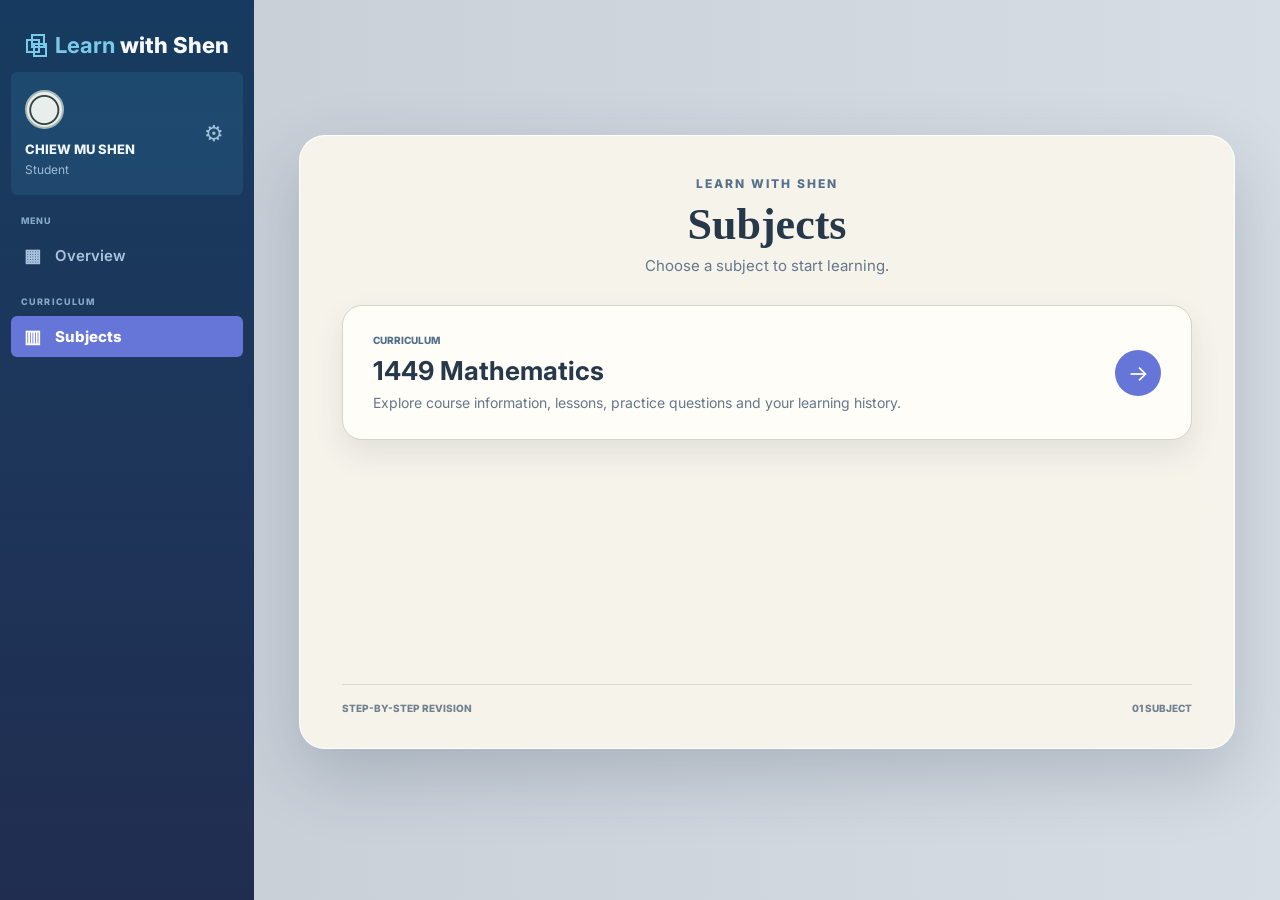
<file: subjects.html>
<!doctype html><html lang="en"><head><meta charset="utf-8"><meta name="viewport" content="width=device-width,initial-scale=1"><title>Learn with Shen — Subjects</title><link rel="icon" href="favicon.svg" type="image/svg+xml"><link rel="preconnect" href="https://fonts.googleapis.com"><link rel="preconnect" href="https://fonts.gstatic.com" crossorigin><link href="https://fonts.googleapis.com/css2?family=Inter:wght@400;500;600;700;800&display=swap" rel="stylesheet"><link rel="stylesheet" href="css/app.css"><style>.subjects-page{min-height:100vh;padding:38px 45px 54px;display:flex;align-items:center;justify-content:center}.subjects-panel{width:min(1080px,calc(100vw - 344px));height:614px;padding:40px 42px 34px;border-radius:26px;background:rgba(247,244,236,.97);border:1px solid rgba(255,255,255,.95);box-shadow:0 26px 70px rgba(22,45,67,.2);display:flex;flex-direction:column}.subjects-intro{text-align:center;margin-bottom:30px}.subjects-intro h1{margin:8px 0 6px;font-family:Georgia,'Times New Roman',serif;font-size:44px;color:#26384a}.subjects-intro p{margin:0;color:#657789;font-size:15px}.subject-card{display:flex;align-items:center;justify-content:space-between;gap:25px;padding:28px 30px;background:#fffdf8;border:1px solid #d8d3c7;border-radius:20px;box-shadow:0 14px 30px rgba(49,66,81,.1);text-decoration:none;color:#26384a}.subject-label{display:block;margin-bottom:9px;color:#526f8a;font-size:10px;font-weight:800}.subject-title{margin:0 0 8px;font-size:26px}.subject-description{margin:0;color:#657789;font-size:14px}.subject-arrow{width:46px;height:46px;border-radius:50%;display:grid;place-items:center;background:#6575d8;color:#fff;font-size:22px}.subjects-footer{display:flex;justify-content:space-between;margin-top:auto;padding-top:17px;border-top:1px solid #ddd8cc;color:#71808d;font-size:10px;font-weight:800}@media(max-width:1100px){.subjects-panel{width:min(960px,calc(100vw - 110px))}}@media(max-width:720px){.subjects-page{padding:20px 15px 40px;align-items:flex-start}.subjects-panel{width:100%;height:auto;min-height:520px;padding:30px 16px 24px}.subjects-intro h1{font-size:37px}.subject-card{padding:24px 20px}.subject-title{font-size:22px}}</style></head><body class="dashboard-mode"><div id="app"><aside class="sidebar"><a class="brand" href="dashboard.html"><span class="brand-symbol"><i></i><i></i><i></i></span><span><b>Learn</b> with Shen</span></a><div class="profile-card"><div class="avatar">◯</div><div class="profile-name">CHIEW MU SHEN</div><div class="profile-role">Student</div><button class="settings-btn">⚙</button></div><div class="nav-label">MENU</div><a class="side-link" href="dashboard.html"><span>▦</span>Overview</a><div class="nav-label">CURRICULUM</div><a class="side-link syllabus active" href="subjects.html"><span>▥</span>Subjects</a></aside><main class="main-area"><section class="subjects-page"><div class="subjects-panel"><div class="subjects-intro"><div class="eyebrow">LEARN WITH SHEN</div><h1>Subjects</h1><p>Choose a subject to start learning.</p></div><a class="subject-card" href="#"><div><span class="subject-label">CURRICULUM</span><h2 class="subject-title">1449 Mathematics</h2><p class="subject-description">Explore course information, lessons, practice questions and your learning history.</p></div><span class="subject-arrow">→</span></a><div class="subjects-footer"><span>STEP-BY-STEP REVISION</span><span>01 SUBJECT</span></div></div></section></main></div></body></html>
</file>
<file: css/app.css>
:root{--page:#eef2f7;--text:#263b57}*{box-sizing:border-box}html,body{margin:0;min-height:100%;font-family:Inter,Arial,sans-serif;background:var(--page);color:var(--text)}body{overflow-x:hidden}.sidebar{position:fixed;z-index:20;inset:0 auto 0 0;width:254px;padding:17px 11px;background:linear-gradient(180deg,#173b60,#1d365a 48%,#202d50);color:#a9c3dc;overflow:auto}.brand{height:55px;padding:0 13px;display:flex;align-items:center;gap:8px;text-decoration:none;color:#f7f9fc;font-size:22px;font-weight:800}.brand b{color:#79c9e8}.brand-symbol{position:relative;width:23px;height:23px}.brand-symbol i{position:absolute;width:14px;height:14px;border:2px solid #79c9e8}.brand-symbol i:nth-child(1){left:7px;top:1px}.brand-symbol i:nth-child(2){left:2px;top:6px}.brand-symbol i:nth-child(3){left:9px;top:10px}.profile-card{position:relative;margin-top:0;min-height:122px;padding:18px 14px;background:rgba(48,112,151,.28);border-radius:6px}.avatar{display:grid;place-items:center;width:39px;height:39px;border-radius:50%;background:#e8eeeb;color:#33433f;border:2px solid #a7b9b5;font-size:22px}.profile-name{margin-top:12px;font-size:13px;font-weight:800;color:#eef5fb}.profile-role{margin-top:5px;font-size:12px;color:#9dbbd4}.settings-btn{position:absolute;right:13px;top:48px;border:0;background:transparent;color:#9fc2dc;font-size:22px}.nav-label{margin:20px 10px 9px;color:#86a9c8;font-size:9px;letter-spacing:1.15px;font-weight:800}.side-link{width:100%;height:41px;border:0;border-radius:6px;background:transparent;color:#a9c3dc;display:flex;align-items:center;gap:13px;padding:0 12px;text-align:left;font-size:15px;font-weight:600;text-decoration:none}.side-link:hover{background:rgba(117,157,205,.16);color:#fff}.side-link.active{background:#6575d8;color:#fff;font-weight:800}.side-link span{width:19px;text-align:center;font-size:18px}.main-area{position:fixed;inset:0 0 0 254px;overflow:auto}.dashboard-mode .main-area{background-color:#eef2f7;background-image:linear-gradient(90deg,rgba(15,35,60,.18),rgba(15,35,60,.10)),url('https://images.unsplash.com/photo-1711994872186-dc24d83ff99c?auto=format&fit=crop&fm=jpg&q=85&w=2400');background-size:cover;background-position:center;background-attachment:fixed}.dashboard{min-height:100vh;padding:38px 45px 54px;display:flex;align-items:center;justify-content:center}.formula-deck{width:min(1080px,calc(100vw - 344px));padding:40px 42px 28px;border-radius:26px;background:rgba(247,244,236,.97);border:1px solid rgba(255,255,255,.95);box-shadow:0 26px 70px rgba(22,45,67,.2);color:#24384b}.formula-intro{text-align:center;margin-bottom:28px}.eyebrow{font-size:12px;letter-spacing:2px;font-weight:800;color:#55718b}.formula-intro h1{margin:8px 0 6px;font-family:Georgia,'Times New Roman',serif;font-size:44px;color:#26384a}.formula-intro p{margin:0;color:#657789;font-size:15px}.formula-grid{display:grid;grid-template-columns:repeat(3,1fr);gap:22px}.formula-card{height:315px;cursor:pointer;perspective:1200px}.formula-card-inner{position:relative;width:100%;height:100%;transform-style:preserve-3d;transition:transform .65s}.formula-card.is-flipped .formula-card-inner{transform:rotateY(180deg)}.formula-face{position:absolute;inset:0;backface-visibility:hidden;border:1px solid #d8d3c7;border-radius:20px;background:#fffdf8;box-shadow:0 14px 30px rgba(49,66,81,.12);padding:26px 25px 22px;display:flex;flex-direction:column}.formula-face:before{content:'';position:absolute;left:0;top:0;width:100%;height:6px;background:#6575d8}.formula-back{transform:rotateY(180deg);background:#f1f4f8}.formula-meta{display:flex;justify-content:space-between;color:#526f8a;font-size:10px;font-weight:800}.formula-main{margin:auto 0 24px;text-align:center;font-family:Georgia,'Times New Roman',serif;font-size:31px;font-weight:600;color:#292721;white-space:nowrap}.formula-note{text-align:center;font-family:Georgia,'Times New Roman',serif;color:#6b6258;font-size:15px}.flip-hint{margin-top:auto;text-align:center;padding-top:16px;border-top:1px solid #e6e0d5;color:#6575d8;font-size:11px;font-weight:700}.back-label{color:#526f8a;font-size:10px;font-weight:800}.back-title{margin:48px 0 12px;text-align:center;font-family:Georgia,'Times New Roman',serif;font-size:28px}.formula-back p{margin:0 auto;text-align:center;max-width:260px;color:#5f6e7b;line-height:1.55}.back-example{margin:24px auto 0;padding:12px 18px;border-radius:12px;background:#fffdf8;border:1px solid #d8dfe6;font-family:Georgia,'Times New Roman',serif;font-size:20px}.formula-nav{display:flex;justify-content:space-between;margin-top:22px;padding-top:17px;border-top:1px solid #ddd8cc;color:#71808d;font-size:10px;font-weight:800}@media(max-width:1100px){.formula-deck{width:min(960px,calc(100vw - 110px))}.formula-grid{grid-template-columns:1fr}}@media(max-width:720px){.sidebar{transform:translateX(-100%)}.sidebar.open{transform:translateX(0)}.main-area{inset:0}.dashboard{padding:20px 15px}.formula-deck{width:100%;padding:30px 16px 24px}.formula-intro h1{font-size:37px}.formula-card{height:270px}}
</file>
